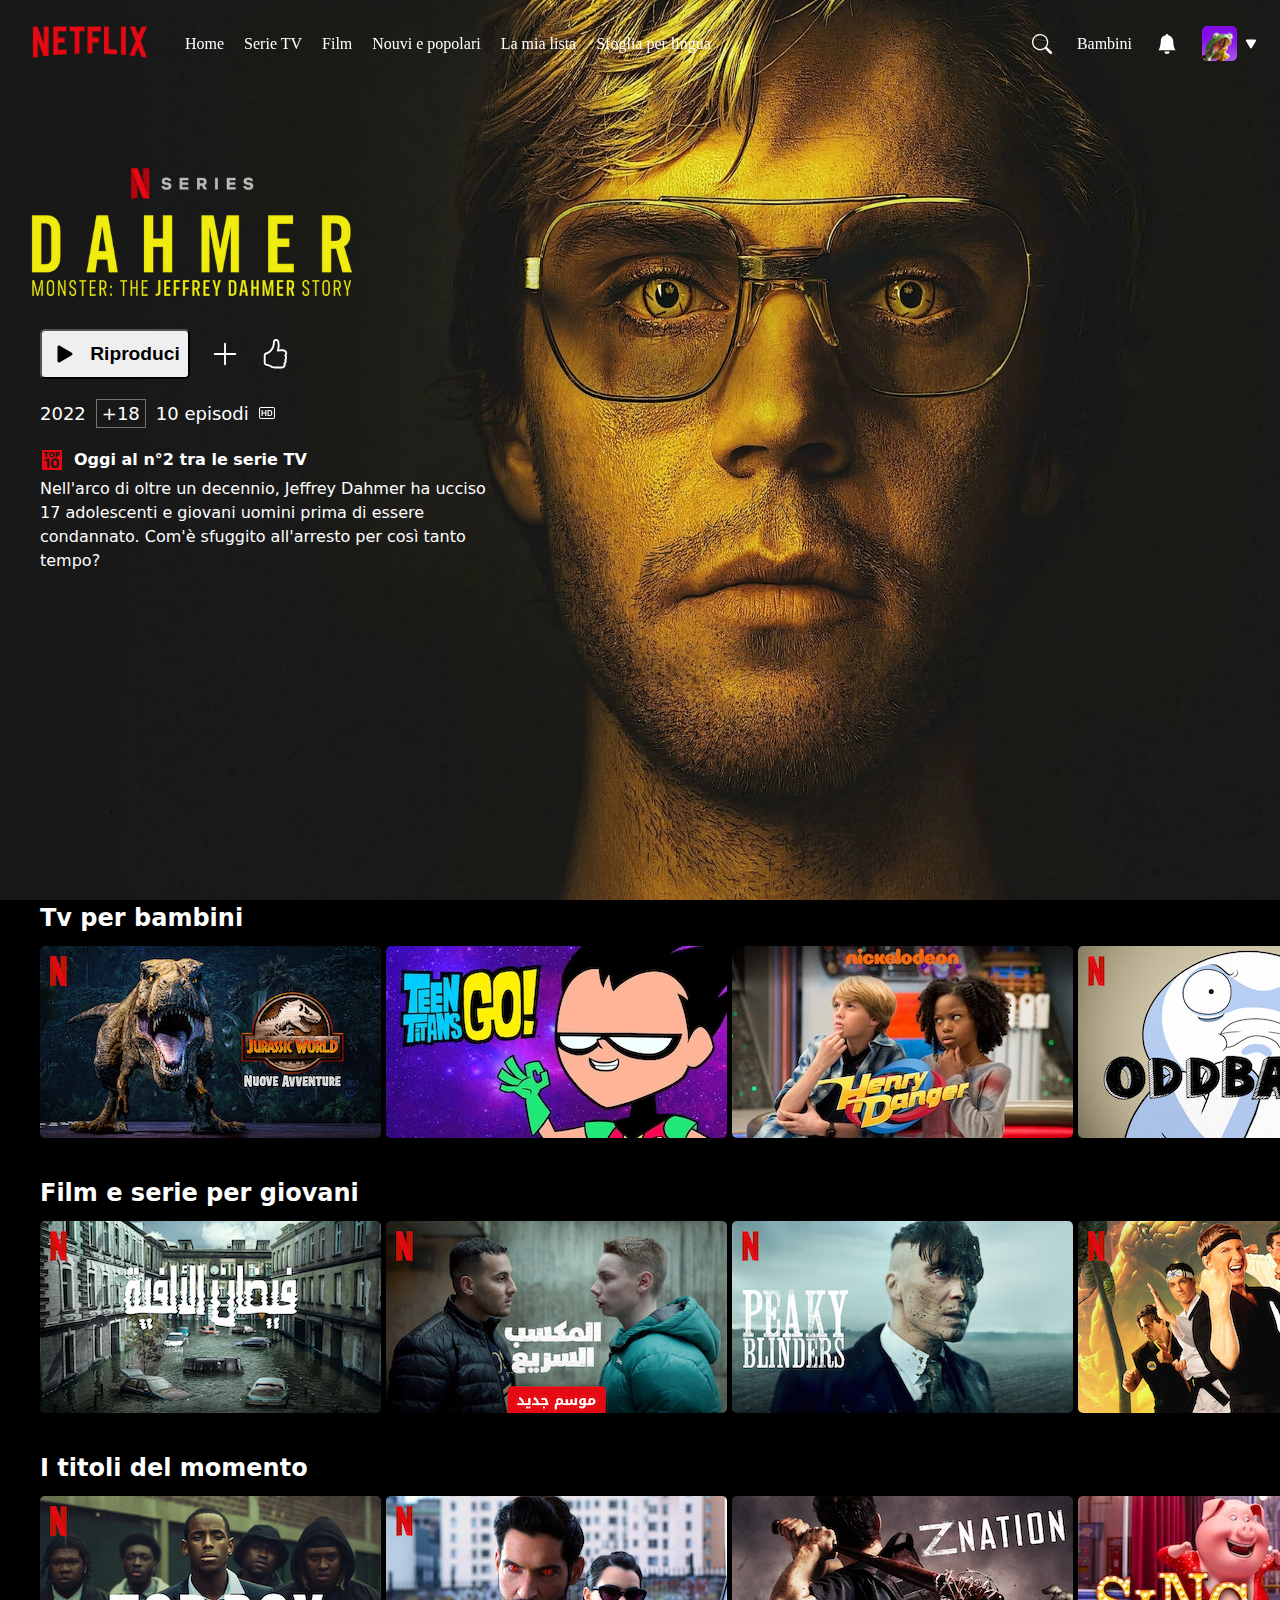
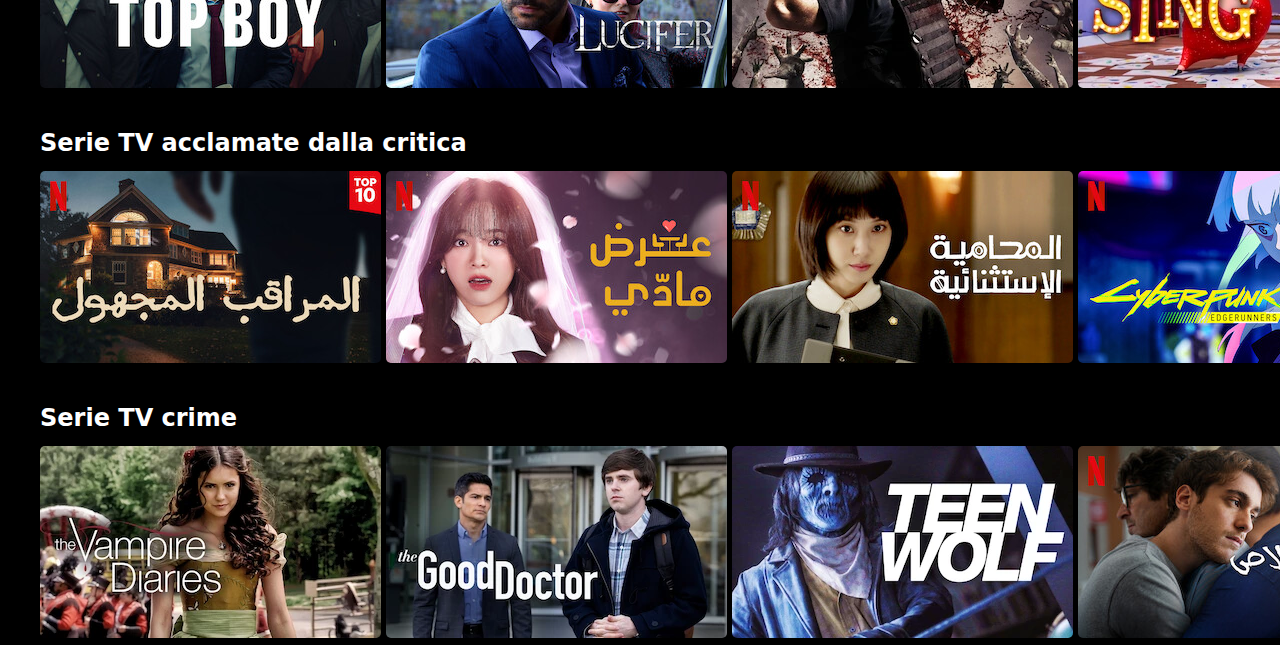
<file: index.html>
<!DOCTYPE html>
<html lang="en">
<head>
    <meta charset="UTF-8">
    <meta http-equiv="X-UA-Compatible" content="IE=edge">
    <meta name="viewport" content="width=device-width, initial-scale=1.0">
    <title>Netflix</title>
    <link rel="stylesheet" href="style.css">
    <link rel="icon" href="./netflix-icon.webp"  width="100%" height="100%" type="image/icon type">
</head>
<body>
    <nav>
        <div class="nav-parent">
        <div class="first-nav">
            <div class="logo">
                <img src="./logo.png" alt="">
            </div>
            <div class="logo-links">
                <ul>
                    <li>
                        <a href="#">Home</a>
                    </li>
                    <li>
                        <a href="./serie.html">Serie TV</a>
                    </li>
                    <li>
                        <a href="#">Film</a>
                    </li>
                    <li>
                        <a href="#">Nouvi e popolari</a>
                    </li>
                    <li>
                        <a href="#">La mia lista</a>
                    </li>
                    <li>
                        <a href="#">Sfoglia per lingua</a>
                    </li>
                </ul>
            </div>
            <div class="other-link">
                <div onclick="showLinks()" style="cursor: pointer;" class="first-item-link" id="sfoglia-parent">Sfoglia <svg id="svg-sfoglia" style="transform: rotate(90deg);" xmlns="http://www.w3.org/2000/svg" width="16" height="16" fill="currentColor" class="bi bi-play-fill" viewBox="0 0 16 16">
                    <path d="m11.596 8.697-6.363 3.692c-.54.313-1.233-.066-1.233-.697V4.308c0-.63.692-1.01 1.233-.696l6.363 3.692a.802.802 0 0 1 0 1.393z"/>
                  </svg></div>

                  <div class="content-links" id="links-other" style="display: none;">
                    <a href="#">Home</a>
                    <a href="./serie.html">Serie TV</a>
                    <a href="#">Film</a>
                    <a href="#">Nouvi e popolari</a>
                    <a href="#">La mia lista</a>
                    <a href="#">Sfoglia per lingua</a>
                  </div>
            </div>
        </div>
        <div class="last-nav">
            <svg class="hide-for-mobile" id="svg-open" onclick="svgOpen()" xmlns="http://www.w3.org/2000/svg" width="16" height="16" fill="currentColor" class="bi bi-search" viewBox="0 0 16 16">
                <path d="M11.742 10.344a6.5 6.5 0 1 0-1.397 1.398h-.001c.03.04.062.078.098.115l3.85 3.85a1 1 0 0 0 1.415-1.414l-3.85-3.85a1.007 1.007 0 0 0-.115-.1zM12 6.5a5.5 5.5 0 1 1-11 0 5.5 5.5 0 0 1 11 0z"/>
              </svg>
              <div class="search-bar" id="search-bar" style="display: none;">
                <input onkeypress="showDelete()" type="text" placeholder="Titoli, persone, generi" autocomplete="off">
                <svg xmlns="http://www.w3.org/2000/svg" width="16" height="16" fill="currentColor" class="bi bi-search" viewBox="0 0 16 16">
                    <path d="M11.742 10.344a6.5 6.5 0 1 0-1.397 1.398h-.001c.03.04.062.078.098.115l3.85 3.85a1 1 0 0 0 1.415-1.414l-3.85-3.85a1.007 1.007 0 0 0-.115-.1zM12 6.5a5.5 5.5 0 1 1-11 0 5.5 5.5 0 0 1 11 0z"/>
                  </svg>
                  <svg id="svg-close" onclick="svgClose()" class="svg-delete"  xmlns="http://www.w3.org/2000/svg" width="16" height="16" fill="currentColor" class="bi bi-x-lg" viewBox="0 0 16 16">
                    <path d="M2.146 2.854a.5.5 0 1 1 .708-.708L8 7.293l5.146-5.147a.5.5 0 0 1 .708.708L8.707 8l5.147 5.146a.5.5 0 0 1-.708.708L8 8.707l-5.146 5.147a.5.5 0 0 1-.708-.708L7.293 8 2.146 2.854Z"/>
                  </svg>
              </div>
              <a class="hide-for-mobile" href="./serie.html">Bambini</a>
              <svg class="hide-for-mobile" xmlns="http://www.w3.org/2000/svg" width="16" height="16" fill="currentColor" class="bi bi-bell-fill" viewBox="0 0 16 16">
                <path d="M8 16a2 2 0 0 0 2-2H6a2 2 0 0 0 2 2zm.995-14.901a1 1 0 1 0-1.99 0A5.002 5.002 0 0 0 3 6c0 1.098-.5 6-2 7h14c-1.5-1-2-5.902-2-7 0-2.42-1.72-4.44-4.005-4.901z"/>
              </svg>
              <div class="nav-profile" id="nav-profile" onclick="showProfile()">
                <img src="./profile-logo.png">
                <svg id="svg-down" style="rotate: 90deg;" xmlns="http://www.w3.org/2000/svg" width="16" height="16" fill="currentColor" class="bi bi-play-fill" viewBox="0 0 16 16">
                    <path d="m11.596 8.697-6.363 3.692c-.54.313-1.233-.066-1.233-.697V4.308c0-.63.692-1.01 1.233-.696l6.363 3.692a.802.802 0 0 1 0 1.393z"/>
                  </svg>

                  <svg id="svg-up" style="rotate: 30deg; display: none;" xmlns="http://www.w3.org/2000/svg" width="16" height="16" fill="currentColor" class="bi bi-play-fill" viewBox="0 0 16 16">
                    <path d="m11.596 8.697-6.363 3.692c-.54.313-1.233-.066-1.233-.697V4.308c0-.63.692-1.01 1.233-.696l6.363 3.692a.802.802 0 0 1 0 1.393z"/>
                  </svg>
              </div>
        </div>
    </div>
    </nav>

    <div class="container">
        <div class="left">
            <img src="./dhamer-title.png">
            <div class="button-play">
                <button><svg xmlns="http://www.w3.org/2000/svg" width="16" height="16" fill="currentColor" class="bi bi-play-fill" viewBox="0 0 16 16">
                    <path d="m11.596 8.697-6.363 3.692c-.54.313-1.233-.066-1.233-.697V4.308c0-.63.692-1.01 1.233-.696l6.363 3.692a.802.802 0 0 1 0 1.393z"/>
                  </svg> Riproduci</button>
                  <svg xmlns="http://www.w3.org/2000/svg" width="16" height="16" fill="currentColor" class="bi bi-plus-lg" viewBox="0 0 16 16">
                    <path fill-rule="evenodd" d="M8 2a.5.5 0 0 1 .5.5v5h5a.5.5 0 0 1 0 1h-5v5a.5.5 0 0 1-1 0v-5h-5a.5.5 0 0 1 0-1h5v-5A.5.5 0 0 1 8 2Z"/>
                  </svg>
                  <svg xmlns="http://www.w3.org/2000/svg" width="16" height="16" fill="currentColor" class="bi bi-hand-thumbs-up" viewBox="0 0 16 16">
                    <path d="M8.864.046C7.908-.193 7.02.53 6.956 1.466c-.072 1.051-.23 2.016-.428 2.59-.125.36-.479 1.013-1.04 1.639-.557.623-1.282 1.178-2.131 1.41C2.685 7.288 2 7.87 2 8.72v4.001c0 .845.682 1.464 1.448 1.545 1.07.114 1.564.415 2.068.723l.048.03c.272.165.578.348.97.484.397.136.861.217 1.466.217h3.5c.937 0 1.599-.477 1.934-1.064a1.86 1.86 0 0 0 .254-.912c0-.152-.023-.312-.077-.464.201-.263.38-.578.488-.901.11-.33.172-.762.004-1.149.069-.13.12-.269.159-.403.077-.27.113-.568.113-.857 0-.288-.036-.585-.113-.856a2.144 2.144 0 0 0-.138-.362 1.9 1.9 0 0 0 .234-1.734c-.206-.592-.682-1.1-1.2-1.272-.847-.282-1.803-.276-2.516-.211a9.84 9.84 0 0 0-.443.05 9.365 9.365 0 0 0-.062-4.509A1.38 1.38 0 0 0 9.125.111L8.864.046zM11.5 14.721H8c-.51 0-.863-.069-1.14-.164-.281-.097-.506-.228-.776-.393l-.04-.024c-.555-.339-1.198-.731-2.49-.868-.333-.036-.554-.29-.554-.55V8.72c0-.254.226-.543.62-.65 1.095-.3 1.977-.996 2.614-1.708.635-.71 1.064-1.475 1.238-1.978.243-.7.407-1.768.482-2.85.025-.362.36-.594.667-.518l.262.066c.16.04.258.143.288.255a8.34 8.34 0 0 1-.145 4.725.5.5 0 0 0 .595.644l.003-.001.014-.003.058-.014a8.908 8.908 0 0 1 1.036-.157c.663-.06 1.457-.054 2.11.164.175.058.45.3.57.65.107.308.087.67-.266 1.022l-.353.353.353.354c.043.043.105.141.154.315.048.167.075.37.075.581 0 .212-.027.414-.075.582-.05.174-.111.272-.154.315l-.353.353.353.354c.047.047.109.177.005.488a2.224 2.224 0 0 1-.505.805l-.353.353.353.354c.006.005.041.05.041.17a.866.866 0 0 1-.121.416c-.165.288-.503.56-1.066.56z"/>
                  </svg>
            </div>
            <div class="serie-info">
                <div class="serie-info-1">
                    <p>2022</p>
                    <p>+18</p>
                    <p>10 episodi</p>
                    <svg xmlns="http://www.w3.org/2000/svg" width="16" height="16" fill="currentColor" class="bi bi-badge-hd" viewBox="0 0 16 16">
                        <path d="M7.396 11V5.001H6.209v2.44H3.687V5H2.5v6h1.187V8.43h2.522V11h1.187zM8.5 5.001V11h2.188c1.811 0 2.685-1.107 2.685-3.015 0-1.894-.86-2.984-2.684-2.984H8.5zm1.187.967h.843c1.112 0 1.622.686 1.622 2.04 0 1.353-.505 2.02-1.622 2.02h-.843v-4.06z"/>
                        <path d="M14 3a1 1 0 0 1 1 1v8a1 1 0 0 1-1 1H2a1 1 0 0 1-1-1V4a1 1 0 0 1 1-1h12zM2 2a2 2 0 0 0-2 2v8a2 2 0 0 0 2 2h12a2 2 0 0 0 2-2V4a2 2 0 0 0-2-2H2z"/>
                      </svg>
                </div>
                <div class="serie-info-2">
                    <div class="serie-info-2-top">
                        <svg width="24" height="24" viewBox="0 0 24 24" fill="none" xmlns="http://www.w3.org/2000/svg" class="svg-icon svg-icon-top-10-badge" style="color: rgb(229, 9, 20);"><path fill-rule="evenodd" clip-rule="evenodd" d="M3 2C2.44772 2 2 2.44772 2 3V21C2 21.5523 2.44772 22 3 22H21C21.5523 22 22 21.5523 22 21V3C22 2.44772 21.5523 2 21 2H3ZM17.2299 10.8934C16.6125 10.4971 15.8913 10.2996 15.0673 10.2996C14.2444 10.2996 13.5231 10.4971 12.9056 10.8934C12.2881 11.2905 11.8114 11.8536 11.4762 12.5839C11.1411 13.3149 10.9735 14.1695 10.9735 15.1493C10.9735 16.1383 11.1411 16.9957 11.4762 17.7221C11.8114 18.4478 12.2881 19.0091 12.9056 19.4052C13.5231 19.8014 14.2444 20 15.0673 20C15.8913 20 16.6125 19.8014 17.2299 19.4052C17.8475 19.0091 18.3242 18.4478 18.6594 17.7221C18.9945 16.9957 19.1612 16.1383 19.1612 15.1493C19.1612 14.1695 18.9945 13.3149 18.6594 12.5839C18.3242 11.8536 17.8475 11.2905 17.2299 10.8934ZM9.47922 19.7994V10.3263L4.92658 11.4351V13.2656L7.20991 12.6774V19.7994H9.47922ZM13.7606 12.9513C14.0767 12.4298 14.5117 12.1701 15.0673 12.1701C15.6239 12.1701 16.0589 12.4298 16.3751 12.9513C16.6913 13.4718 16.8489 14.2058 16.8489 15.1493C16.8489 16.0938 16.6913 16.8268 16.3751 17.3473C16.0589 17.8688 15.6239 18.1296 15.0673 18.1296C14.5117 18.1296 14.0767 17.8688 13.7606 17.3473C13.4442 16.8268 13.2868 16.0938 13.2868 15.1493C13.2868 14.2058 13.4442 13.4718 13.7606 12.9513ZM13.0737 4.19939C12.7285 4.06677 12.3485 4 11.9344 4C11.5194 4 11.1405 4.06677 10.7952 4.19939C10.4521 4.33122 10.1518 4.51771 9.89848 4.75622C9.64404 4.99367 9.44963 5.27379 9.312 5.59396C9.17437 5.91504 9.10556 6.26299 9.10556 6.63872C9.10556 7.01446 9.17437 7.36241 9.312 7.68349C9.44963 8.00352 9.64404 8.28286 9.89848 8.52136C10.1518 8.75974 10.4521 8.9453 10.7952 9.07792C11.1405 9.20976 11.5194 9.27745 11.9344 9.27745C12.3485 9.27745 12.7285 9.20976 13.0737 9.07792C13.4168 8.9453 13.7161 8.75974 13.9704 8.52136C14.2239 8.28286 14.4194 8.00352 14.557 7.68349C14.6947 7.36241 14.7635 7.01446 14.7635 6.63872C14.7635 6.26299 14.6947 5.91504 14.557 5.59396C14.4194 5.27379 14.2239 4.99367 13.9704 4.75622C13.7161 4.51771 13.4168 4.33122 13.0737 4.19939ZM8.75526 5.30869V4.12288H4V5.30869H5.63894V9.15457H7.11632V5.30869H8.75526ZM18.9904 4.3469C18.6683 4.19847 18.2893 4.12327 17.8484 4.12327H15.5101V9.15392H16.9855V7.70838H17.8484C18.2893 7.70838 18.6683 7.63318 18.9904 7.48384C19.3117 7.33541 19.5601 7.12483 19.7366 6.85484C19.9132 6.58578 20 6.26931 20 5.90845C20 5.55682 19.9132 5.24587 19.7366 4.97602C19.5601 4.70683 19.3117 4.49624 18.9904 4.3469ZM11.2392 5.39166C11.4387 5.27379 11.6701 5.21545 11.9344 5.21545C12.1988 5.21545 12.4302 5.27379 12.6297 5.39166C12.8292 5.50954 12.9849 5.67653 13.0955 5.89001C13.2072 6.10521 13.2632 6.35386 13.2632 6.63872C13.2632 6.92267 13.2072 7.17224 13.0955 7.38651C12.9849 7.60092 12.8292 7.76791 12.6297 7.88565C12.4302 8.00352 12.1988 8.062 11.9344 8.062C11.6701 8.062 11.4387 8.00352 11.2392 7.88565C11.0397 7.76791 10.8841 7.60092 10.7724 7.38651C10.6617 7.17224 10.6057 6.92267 10.6057 6.63872C10.6057 6.35386 10.6617 6.10521 10.7724 5.89001C10.8841 5.67653 11.0397 5.50954 11.2392 5.39166ZM16.9855 5.27195H17.6149C17.9252 5.27195 18.1515 5.32845 18.2913 5.43895C18.4309 5.54931 18.5017 5.70616 18.5017 5.90845C18.5017 6.11535 18.4309 6.27589 18.2913 6.38902C18.1515 6.50228 17.9252 6.55878 17.6149 6.55878H16.9855V5.27195Z" fill="currentColor"></path></svg>
                        <p>Oggi al n°2 tra le serie TV</p>
                    </div>
                    <p class="serie-info-p">Nell'arco di oltre un decennio, Jeffrey Dahmer ha ucciso 17 adolescenti e giovani uomini prima di essere condannato. Com'è sfuggito all'arresto per così tanto tempo?</p>
                </div>
            </div>

        </div>
        <!-- end left div-->
    </div>
    <div class="other-series">
        <h2>Tv per bambini</h2>
        <div class="serie-imagini-container">
        <div class="serie-altri">
            <img src="./serie/jurasic.jpg">
        </div>
        <div class="serie-altri">
            <img src="./serie/teen.webp">
        </div>
        <div class="serie-altri">
            <img src="./serie/henrydanger.webp">
        </div>
        <div class="serie-altri">
            <img src="./serie/odd.jpg">
        </div>
        <div class="serie-altri">
            <img src="./serie/pokimon.webp">
        </div>
        <div class="serie-altri">
            <img src="./serie/sponge.webp">
        </div>
        <div class="serie-altri">
            <img src="./serie/yhunder.webp">
        </div>
        <div class="serie-altri">
            <img src="./serie/teen.webp">
        </div>
        </div>
    </div>

    <div class="other-series">
        <h2>Film e serie per giovani</h2>
        <div class="serie-imagini-container">
        <div class="serie-altri">
            <img src="./serie/arabic-1.jpg">
        </div>
        <div class="serie-altri">
            <img src="./serie/arabic-2.jpg">
        </div>
        <div class="serie-altri">
            <img src="./serie/arabic-3.jpg">
        </div>
        <div class="serie-altri">
            <img src="./serie/arabic-4.jpg">
        </div>
        <div class="serie-altri">
            <img src="./serie/arabic-5.jpg">
        </div>
        <div class="serie-altri">
            <img src="./serie/arabic-6.webp">
        </div>
        <div class="serie-altri">
            <img src="./serie/arabic-7.jpg">
        </div>
        <div class="serie-altri">
            <img src="./serie/arabic-8.jpg">
        </div>
        </div>
    </div>

    <div class="other-series">
        <h2>I titoli del momento</h2>
        <div class="serie-imagini-container">
        <div class="serie-altri">
            <img src="./serie/serie-1.jpg">
        </div>
        <div class="serie-altri">
            <img src="./serie/serie-2.jpg">
        </div>
        <div class="serie-altri">
            <img src="./serie/serie-3.webp">
        </div>
        <div class="serie-altri">
            <img src="./serie/serie-4.webp">
        </div>
        <div class="serie-altri">
            <img src="./serie/serie-5.webp">
        </div>
        <div class="serie-altri">
            <img src="./serie/serie-6.jpg">
        </div>
        <div class="serie-altri">
            <img src="./serie/serie-7.webp">
        </div>
        <div class="serie-altri">
            <img src="./serie/serie-8.jpg">
        </div>
        </div>
    </div>

    <div class="other-series">
        <h2>Serie TV acclamate dalla critica</h2>
        <div class="serie-imagini-container">
        <div class="serie-altri">
            <img src="./serie/new-1.jpg">
        </div>
        <div class="serie-altri">
            <img src="./serie/new-2.jpg">
        </div>
        <div class="serie-altri">
            <img src="./serie/new-3.jpg">
        </div>
        <div class="serie-altri">
            <img src="./serie/new-4.jpg">
        </div>
        <div class="serie-altri">
            <img src="./serie/new-5.webp">
        </div>
        <div class="serie-altri">
            <img src="./serie/new-6.jpg">
        </div>
        <div class="serie-altri">
            <img src="./serie/new-7.jpg">
        </div>
        <div class="serie-altri">
            <img src="./serie/new-8.jpg">
        </div>
        </div>
    </div>
    <div class="other-series">
        <h2>Serie TV crime</h2>
        <div class="serie-imagini-container">
        <div class="serie-altri">
            <img src="./serie/old-1.webp">
        </div>
        <div class="serie-altri">
            <img src="./serie/old-2.webp">
        </div>
        <div class="serie-altri">
            <img src="./serie/old-3.webp">
        </div>
        <div class="serie-altri">
            <img src="./serie/old-4.jpg">
        </div>
        <div class="serie-altri">
            <img src="./serie/old-5.webp">
        </div>
        <div class="serie-altri">
            <img src="./serie/old-6.webp">
        </div>
        <div class="serie-altri">
            <img src="./serie/old-7.jpg">
        </div>
        <div class="serie-altri">
            <img src="./serie/old-8.jpg">
        </div>
        </div>
    </div>

        <img class="loading" id="loading" src="./loading.gif" >

        <div class="account-info" id="proflie-menu" style="display: none;">
            <div class="account-details">
                <div class="account-item">
                    <img src="./profile-1.png">
                    <p>Yassine</p>
                </div>
                <div class="account-item">
                    <img src="./proflie-2.png">
                    <p>Sara</p>
                </div>
                <div class="account-item">
                    <img src="./proflie-3.png">
                    <p>Adam</p>
                </div>
                <div class="linea"></div>
                <div class="account-item">
                    <svg xmlns="http://www.w3.org/2000/svg" width="16" height="16" fill="currentColor" class="bi bi-pencil" viewBox="0 0 16 16">
                        <path d="M12.146.146a.5.5 0 0 1 .708 0l3 3a.5.5 0 0 1 0 .708l-10 10a.5.5 0 0 1-.168.11l-5 2a.5.5 0 0 1-.65-.65l2-5a.5.5 0 0 1 .11-.168l10-10zM11.207 2.5 13.5 4.793 14.793 3.5 12.5 1.207 11.207 2.5zm1.586 3L10.5 3.207 4 9.707V10h.5a.5.5 0 0 1 .5.5v.5h.5a.5.5 0 0 1 .5.5v.5h.293l6.5-6.5zm-9.761 5.175-.106.106-1.528 3.821 3.821-1.528.106-.106A.5.5 0 0 1 5 12.5V12h-.5a.5.5 0 0 1-.5-.5V11h-.5a.5.5 0 0 1-.468-.325z"/>
                      </svg>
                    <p>Gestici i profili</p>
                </div>
                <div class="account-item">
                    <svg xmlns="http://www.w3.org/2000/svg" width="16" height="16" fill="currentColor" class="bi bi-arrow-clockwise" viewBox="0 0 16 16">
                        <path fill-rule="evenodd" d="M8 3a5 5 0 1 0 4.546 2.914.5.5 0 0 1 .908-.417A6 6 0 1 1 8 2v1z"/>
                        <path d="M8 4.466V.534a.25.25 0 0 1 .41-.192l2.36 1.966c.12.1.12.284 0 .384L8.41 4.658A.25.25 0 0 1 8 4.466z"/>
                      </svg>
                    <p>Trasferici profilo</p>
                </div>
                <div class="account-item">
                    <svg xmlns="http://www.w3.org/2000/svg" width="16" height="16" fill="currentColor" class="bi bi-person" viewBox="0 0 16 16">
                        <path d="M8 8a3 3 0 1 0 0-6 3 3 0 0 0 0 6zm2-3a2 2 0 1 1-4 0 2 2 0 0 1 4 0zm4 8c0 1-1 1-1 1H3s-1 0-1-1 1-4 6-4 6 3 6 4zm-1-.004c-.001-.246-.154-.986-.832-1.664C11.516 10.68 10.289 10 8 10c-2.29 0-3.516.68-4.168 1.332-.678.678-.83 1.418-.832 1.664h10z"/>
                      </svg>
                    <p>Account</p>
                </div>
                <div class="account-item">
                    <svg xmlns="http://www.w3.org/2000/svg" width="16" height="16" fill="currentColor" class="bi bi-question-circle" viewBox="0 0 16 16">
                        <path d="M8 15A7 7 0 1 1 8 1a7 7 0 0 1 0 14zm0 1A8 8 0 1 0 8 0a8 8 0 0 0 0 16z"/>
                        <path d="M5.255 5.786a.237.237 0 0 0 .241.247h.825c.138 0 .248-.113.266-.25.09-.656.54-1.134 1.342-1.134.686 0 1.314.343 1.314 1.168 0 .635-.374.927-.965 1.371-.673.489-1.206 1.06-1.168 1.987l.003.217a.25.25 0 0 0 .25.246h.811a.25.25 0 0 0 .25-.25v-.105c0-.718.273-.927 1.01-1.486.609-.463 1.244-.977 1.244-2.056 0-1.511-1.276-2.241-2.673-2.241-1.267 0-2.655.59-2.75 2.286zm1.557 5.763c0 .533.425.927 1.01.927.609 0 1.028-.394 1.028-.927 0-.552-.42-.94-1.029-.94-.584 0-1.009.388-1.009.94z"/>
                      </svg>
                    <p>Centro assistenza</p>
                </div>
                <div class="linea"></div>
                <div class="log-out">
                    <a href="./login.html">Esci da Netflix</a>
                </div>
            </div>
        </div>
</body>
<script src="./main.js"></script>
</html>
</file>
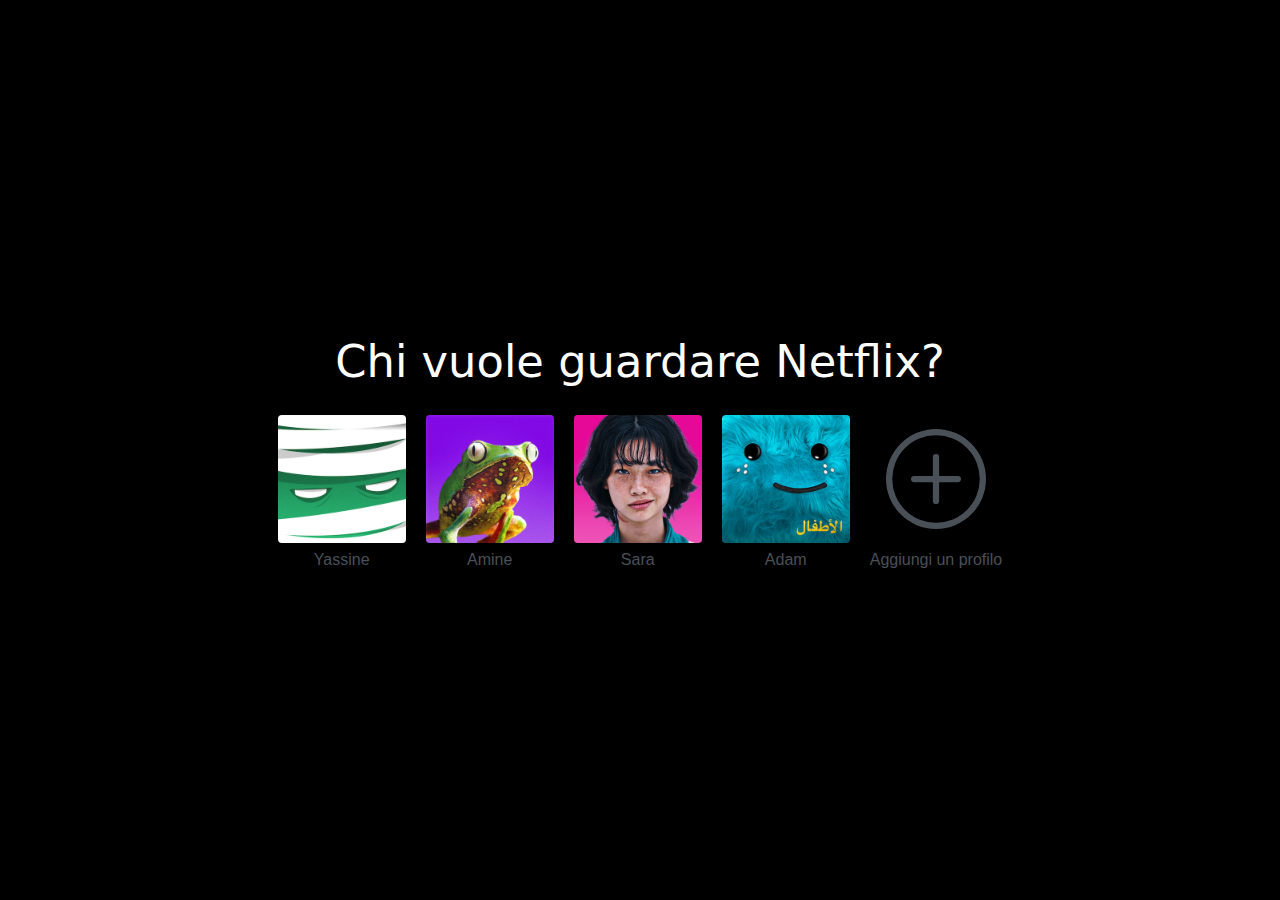
<file: login.html>
<!DOCTYPE html>
<html lang="en">
<head>
    <meta charset="UTF-8">
    <meta http-equiv="X-UA-Compatible" content="IE=edge">
    <meta name="viewport" content="width=device-width, initial-scale=1.0">
    <title>Netflix</title>
    <link rel="stylesheet" href="style.css">
    <link rel="icon" href="./netflix-icon.webp"  width="100%" height="100%" type="image/icon type">
</head>
<body>
<div class="login-container profile-all">  
    <h1>Chi vuole guardare Netflix?</h1>
    <div class="profile-login profile-all"> 
        <div class="profile-1">
            <img src="./profile/proflie-1.png">
            <p>Yassine</p>
        </div>
        <div class="profile-1 profile-all">
            <img src="./profile/profile-2.png">
            <p>Amine</p>
        </div>
        <div class="profile-1 profile-all">
            <img src="./profile/profile-3.png">
            <p>Sara</p>
        </div>
        <div class="profile-1 profile-all">
            <img src="./profile/profile-4.png">
            <p>Adam</p>
        </div>
        <div class="profile-1 profile-all svg-profile">
            <svg xmlns="http://www.w3.org/2000/svg" width="16" height="16" fill="currentColor" class="bi bi-plus-circle" viewBox="0 0 16 16">
                <path d="M8 15A7 7 0 1 1 8 1a7 7 0 0 1 0 14zm0 1A8 8 0 1 0 8 0a8 8 0 0 0 0 16z"/>
                <path d="M8 4a.5.5 0 0 1 .5.5v3h3a.5.5 0 0 1 0 1h-3v3a.5.5 0 0 1-1 0v-3h-3a.5.5 0 0 1 0-1h3v-3A.5.5 0 0 1 8 4z"/>
              </svg>
            <p>Aggiungi un profilo</p>
        </div>
    </div>
</div>
<div class="loader" style="display: none;" id="loader"> 
    <img src="./loader.gif">
</div>
</body>
<script src="./main.js"></script>
</html>
</file>
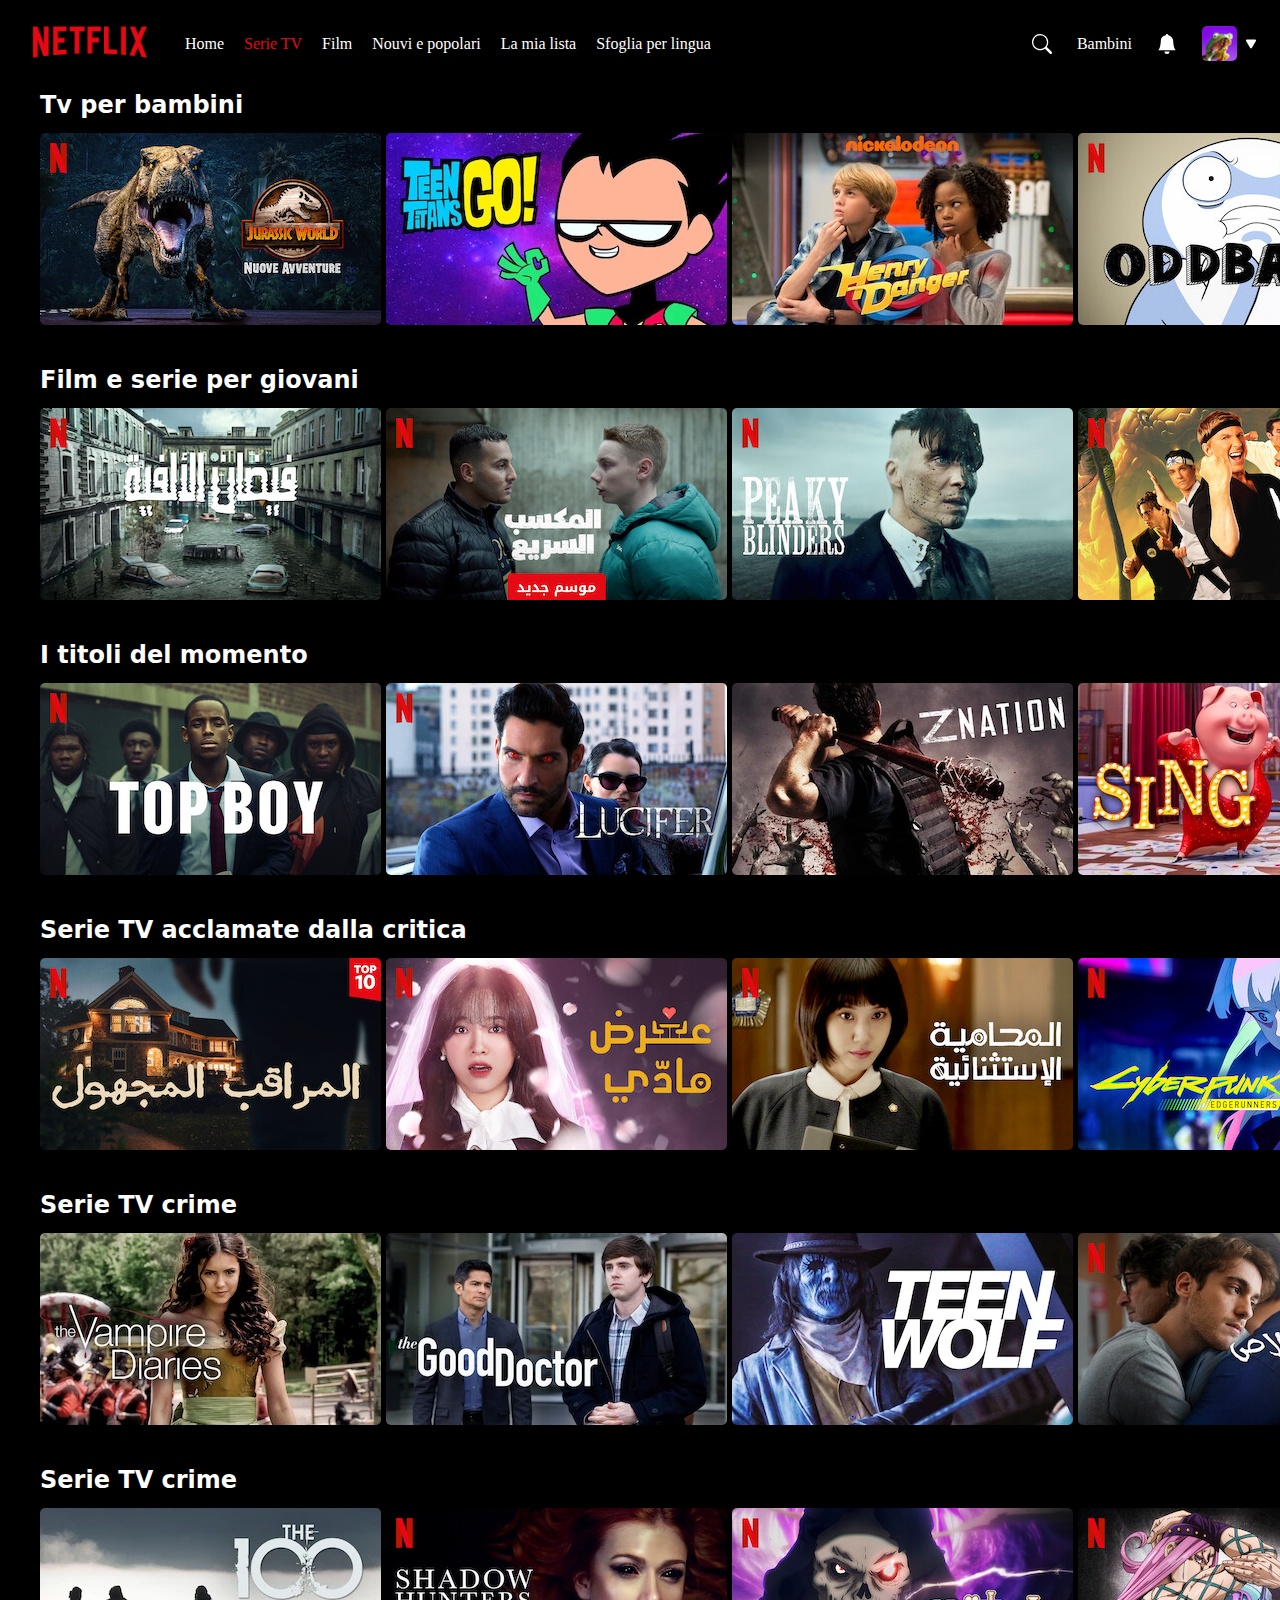
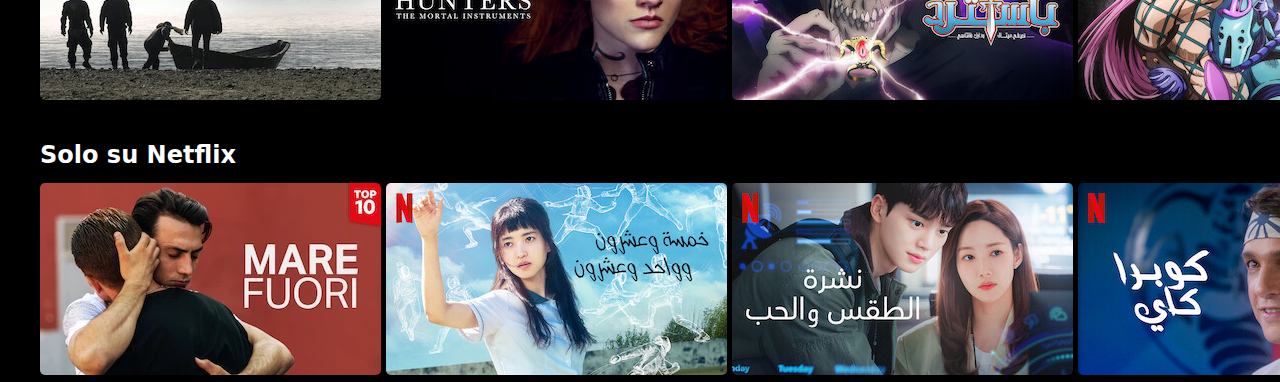
<file: serie.html>
<!DOCTYPE html>
<html lang="en">
<head>
    <meta charset="UTF-8">
    <meta http-equiv="X-UA-Compatible" content="IE=edge">
    <meta name="viewport" content="width=device-width, initial-scale=1.0">
    <title>Netflix</title>
    <link rel="stylesheet" href="style.css">
    <link rel="icon" href="./netflix-icon.webp"  width="100%" height="100%" type="image/icon type">
</head>
<body>
    <nav style="position: relative;">
        <div class="nav-parent">
        <div class="first-nav">
            <div class="logo">
                <img src="./logo.png" alt="">
            </div>
            <div class="logo-links">
                <ul>
                    <li>
                        <a href="./index.html">Home</a>
                    </li>
                    <li >
                        <a style="color: #e50914;" href="#">Serie TV</a>
                    </li>
                    <li>
                        <a href="#">Film</a>
                    </li>
                    <li>
                        <a href="#">Nouvi e popolari</a>
                    </li>
                    <li>
                        <a href="#">La mia lista</a>
                    </li>
                    <li>
                        <a href="#">Sfoglia per lingua</a>
                    </li>
                </ul>
            </div>
            <div class="other-link">
                <div onclick="showLinks()" style="cursor: pointer;" class="first-item-link" id="sfoglia-parent">Sfoglia <svg id="svg-sfoglia" style="transform: rotate(90deg);" xmlns="http://www.w3.org/2000/svg" width="16" height="16" fill="currentColor" class="bi bi-play-fill" viewBox="0 0 16 16">
                    <path d="m11.596 8.697-6.363 3.692c-.54.313-1.233-.066-1.233-.697V4.308c0-.63.692-1.01 1.233-.696l6.363 3.692a.802.802 0 0 1 0 1.393z"/>
                  </svg></div>

                  <div class="content-links" id="links-other" style="display: none;">
                    <a href="./index.html">Home</a>
                    <a href="./serie.html">Serie TV</a>
                    <a href="#">Film</a>
                    <a href="#">Nouvi e popolari</a>
                    <a href="#">La mia lista</a>
                    <a href="#">Sfoglia per lingua</a>
                  </div>
            </div>
        </div>
        <div class="last-nav">
            <svg class="hide-for-mobile" id="svg-open" onclick="svgOpen()" xmlns="http://www.w3.org/2000/svg" width="16" height="16" fill="currentColor" class="bi bi-search" viewBox="0 0 16 16">
                <path d="M11.742 10.344a6.5 6.5 0 1 0-1.397 1.398h-.001c.03.04.062.078.098.115l3.85 3.85a1 1 0 0 0 1.415-1.414l-3.85-3.85a1.007 1.007 0 0 0-.115-.1zM12 6.5a5.5 5.5 0 1 1-11 0 5.5 5.5 0 0 1 11 0z"/>
              </svg>
              <div class="search-bar" id="search-bar" style="display: none;">
                <input onkeypress="showDelete()" type="text" placeholder="Titoli, persone, generi" autocomplete="off">
                <svg xmlns="http://www.w3.org/2000/svg" width="16" height="16" fill="currentColor" class="bi bi-search" viewBox="0 0 16 16">
                    <path d="M11.742 10.344a6.5 6.5 0 1 0-1.397 1.398h-.001c.03.04.062.078.098.115l3.85 3.85a1 1 0 0 0 1.415-1.414l-3.85-3.85a1.007 1.007 0 0 0-.115-.1zM12 6.5a5.5 5.5 0 1 1-11 0 5.5 5.5 0 0 1 11 0z"/>
                  </svg>
                  <svg id="svg-close" onclick="svgClose()" class="svg-delete"  xmlns="http://www.w3.org/2000/svg" width="16" height="16" fill="currentColor" class="bi bi-x-lg" viewBox="0 0 16 16">
                    <path d="M2.146 2.854a.5.5 0 1 1 .708-.708L8 7.293l5.146-5.147a.5.5 0 0 1 .708.708L8.707 8l5.147 5.146a.5.5 0 0 1-.708.708L8 8.707l-5.146 5.147a.5.5 0 0 1-.708-.708L7.293 8 2.146 2.854Z"/>
                  </svg>
              </div>
              <a class="hide-for-mobile" href="./serie.html">Bambini</a>
              <svg class="hide-for-mobile" xmlns="http://www.w3.org/2000/svg" width="16" height="16" fill="currentColor" class="bi bi-bell-fill" viewBox="0 0 16 16">
                <path d="M8 16a2 2 0 0 0 2-2H6a2 2 0 0 0 2 2zm.995-14.901a1 1 0 1 0-1.99 0A5.002 5.002 0 0 0 3 6c0 1.098-.5 6-2 7h14c-1.5-1-2-5.902-2-7 0-2.42-1.72-4.44-4.005-4.901z"/>
              </svg>
              <div class="nav-profile" id="nav-profile" onclick="showProfile()">
                <img src="./profile-logo.png">
                <svg id="svg-down" style="rotate: 90deg;" xmlns="http://www.w3.org/2000/svg" width="16" height="16" fill="currentColor" class="bi bi-play-fill" viewBox="0 0 16 16">
                    <path d="m11.596 8.697-6.363 3.692c-.54.313-1.233-.066-1.233-.697V4.308c0-.63.692-1.01 1.233-.696l6.363 3.692a.802.802 0 0 1 0 1.393z"/>
                  </svg>

                  <svg id="svg-up" style="rotate: 30deg; display: none;" xmlns="http://www.w3.org/2000/svg" width="16" height="16" fill="currentColor" class="bi bi-play-fill" viewBox="0 0 16 16">
                    <path d="m11.596 8.697-6.363 3.692c-.54.313-1.233-.066-1.233-.697V4.308c0-.63.692-1.01 1.233-.696l6.363 3.692a.802.802 0 0 1 0 1.393z"/>
                  </svg>
              </div>
        </div>
    </div>
    </nav>
    <div class="other-series">
        <h2>Tv per bambini</h2>
        <div class="serie-imagini-container">
        <div class="serie-altri">
            <img src="./serie/jurasic.jpg">
        </div>
        <div class="serie-altri">
            <img src="./serie/teen.webp">
        </div>
        <div class="serie-altri">
            <img src="./serie/henrydanger.webp">
        </div>
        <div class="serie-altri">
            <img src="./serie/odd.jpg">
        </div>
        <div class="serie-altri">
            <img src="./serie/pokimon.webp">
        </div>
        <div class="serie-altri">
            <img src="./serie/sponge.webp">
        </div>
        <div class="serie-altri">
            <img src="./serie/yhunder.webp">
        </div>
        <div class="serie-altri">
            <img src="./serie/teen.webp">
        </div>
        </div>
    </div>

    <div class="other-series">
        <h2>Film e serie per giovani</h2>
        <div class="serie-imagini-container">
        <div class="serie-altri">
            <img src="./serie/arabic-1.jpg">
        </div>
        <div class="serie-altri">
            <img src="./serie/arabic-2.jpg">
        </div>
        <div class="serie-altri">
            <img src="./serie/arabic-3.jpg">
        </div>
        <div class="serie-altri">
            <img src="./serie/arabic-4.jpg">
        </div>
        <div class="serie-altri">
            <img src="./serie/arabic-5.jpg">
        </div>
        <div class="serie-altri">
            <img src="./serie/arabic-6.webp">
        </div>
        <div class="serie-altri">
            <img src="./serie/arabic-7.jpg">
        </div>
        <div class="serie-altri">
            <img src="./serie/arabic-8.jpg">
        </div>
        </div>
    </div>

    <div class="other-series">
        <h2>I titoli del momento</h2>
        <div class="serie-imagini-container">
        <div class="serie-altri">
            <img src="./serie/serie-1.jpg">
        </div>
        <div class="serie-altri">
            <img src="./serie/serie-2.jpg">
        </div>
        <div class="serie-altri">
            <img src="./serie/serie-3.webp">
        </div>
        <div class="serie-altri">
            <img src="./serie/serie-4.webp">
        </div>
        <div class="serie-altri">
            <img src="./serie/serie-5.webp">
        </div>
        <div class="serie-altri">
            <img src="./serie/serie-6.jpg">
        </div>
        <div class="serie-altri">
            <img src="./serie/serie-7.webp">
        </div>
        <div class="serie-altri">
            <img src="./serie/serie-8.jpg">
        </div>
        </div>
    </div>

    <div class="other-series">
        <h2>Serie TV acclamate dalla critica</h2>
        <div class="serie-imagini-container">
        <div class="serie-altri">
            <img src="./serie/new-1.jpg">
        </div>
        <div class="serie-altri">
            <img src="./serie/new-2.jpg">
        </div>
        <div class="serie-altri">
            <img src="./serie/new-3.jpg">
        </div>
        <div class="serie-altri">
            <img src="./serie/new-4.jpg">
        </div>
        <div class="serie-altri">
            <img src="./serie/new-5.webp">
        </div>
        <div class="serie-altri">
            <img src="./serie/new-6.jpg">
        </div>
        <div class="serie-altri">
            <img src="./serie/new-7.jpg">
        </div>
        <div class="serie-altri">
            <img src="./serie/new-8.jpg">
        </div>
        </div>
    </div>
    <div class="other-series">
        <h2>Serie TV crime</h2>
        <div class="serie-imagini-container">
        <div class="serie-altri">
            <img src="./serie/old-1.webp">
        </div>
        <div class="serie-altri">
            <img src="./serie/old-2.webp">
        </div>
        <div class="serie-altri">
            <img src="./serie/old-3.webp">
        </div>
        <div class="serie-altri">
            <img src="./serie/old-4.jpg">
        </div>
        <div class="serie-altri">
            <img src="./serie/old-5.webp">
        </div>
        <div class="serie-altri">
            <img src="./serie/old-6.webp">
        </div>
        <div class="serie-altri">
            <img src="./serie/old-7.jpg">
        </div>
        <div class="serie-altri">
            <img src="./serie/old-8.jpg">
        </div>
        </div>
    </div>
    <div class="other-series">
        <h2>Serie TV crime</h2>
        <div class="serie-imagini-container">
        <div class="serie-altri">
            <img src="./serie/watch-1.webp">
        </div>
        <div class="serie-altri">
            <img src="./serie/watch-2.jpg">
        </div>
        <div class="serie-altri">
            <img src="./serie/watch-4.jpg">
        </div>
        <div class="serie-altri">
            <img src="./serie/watch-5.jpg">
        </div>
        <div class="serie-altri">
            <img src="./serie/watch-6.jpg">
        </div>
        <div class="serie-altri">
            <img src="./serie/watch-7.jpg">
        </div>
        <div class="serie-altri">
            <img src="./serie/watch-3.jpg">
        </div>
        <div class="serie-altri">
            <img src="./serie/watch-8.webp">
        </div>
        </div>
    </div>
    <div class="other-series">
        <h2>Solo su Netflix</h2>
        <div class="serie-imagini-container">
        <div class="serie-altri">
            <img src="./serie/coming-1.webp">
        </div>
        <div class="serie-altri">
            <img src="./serie/coming-2.webp">
        </div>
        <div class="serie-altri">
            <img src="./serie/coming-3.jpg">
        </div>
        <div class="serie-altri">
            <img src="./serie/coming-4.jpg">
        </div>
        <div class="serie-altri">
            <img src="./serie/coming-5.webp">
        </div>
        <div class="serie-altri">
            <img src="./serie/coming-6.jpg">
        </div>
        <div class="serie-altri">
            <img src="./serie/coming-7.jpg">
        </div>
        <div class="serie-altri">
            <img src="./serie/coming-8.webp">
        </div>
        </div>
    </div>
    <div class="account-info" id="proflie-menu" style="display: none;">
        <div class="account-details">
            <div class="account-item">
                <img src="./profile-1.png">
                <p>Yassine</p>
            </div>
            <div class="account-item">
                <img src="./proflie-2.png">
                <p>Sara</p>
            </div>
            <div class="account-item">
                <img src="./proflie-3.png">
                <p>Adam</p>
            </div>
            <div class="linea"></div>
            <div class="account-item">
                <svg xmlns="http://www.w3.org/2000/svg" width="16" height="16" fill="currentColor" class="bi bi-pencil" viewBox="0 0 16 16">
                    <path d="M12.146.146a.5.5 0 0 1 .708 0l3 3a.5.5 0 0 1 0 .708l-10 10a.5.5 0 0 1-.168.11l-5 2a.5.5 0 0 1-.65-.65l2-5a.5.5 0 0 1 .11-.168l10-10zM11.207 2.5 13.5 4.793 14.793 3.5 12.5 1.207 11.207 2.5zm1.586 3L10.5 3.207 4 9.707V10h.5a.5.5 0 0 1 .5.5v.5h.5a.5.5 0 0 1 .5.5v.5h.293l6.5-6.5zm-9.761 5.175-.106.106-1.528 3.821 3.821-1.528.106-.106A.5.5 0 0 1 5 12.5V12h-.5a.5.5 0 0 1-.5-.5V11h-.5a.5.5 0 0 1-.468-.325z"/>
                  </svg>
                <p>Gestici i profili</p>
            </div>
            <div class="account-item">
                <svg xmlns="http://www.w3.org/2000/svg" width="16" height="16" fill="currentColor" class="bi bi-arrow-clockwise" viewBox="0 0 16 16">
                    <path fill-rule="evenodd" d="M8 3a5 5 0 1 0 4.546 2.914.5.5 0 0 1 .908-.417A6 6 0 1 1 8 2v1z"/>
                    <path d="M8 4.466V.534a.25.25 0 0 1 .41-.192l2.36 1.966c.12.1.12.284 0 .384L8.41 4.658A.25.25 0 0 1 8 4.466z"/>
                  </svg>
                <p>Trasferici profilo</p>
            </div>
            <div class="account-item">
                <svg xmlns="http://www.w3.org/2000/svg" width="16" height="16" fill="currentColor" class="bi bi-person" viewBox="0 0 16 16">
                    <path d="M8 8a3 3 0 1 0 0-6 3 3 0 0 0 0 6zm2-3a2 2 0 1 1-4 0 2 2 0 0 1 4 0zm4 8c0 1-1 1-1 1H3s-1 0-1-1 1-4 6-4 6 3 6 4zm-1-.004c-.001-.246-.154-.986-.832-1.664C11.516 10.68 10.289 10 8 10c-2.29 0-3.516.68-4.168 1.332-.678.678-.83 1.418-.832 1.664h10z"/>
                  </svg>
                <p>Account</p>
            </div>
            <div class="account-item">
                <svg xmlns="http://www.w3.org/2000/svg" width="16" height="16" fill="currentColor" class="bi bi-question-circle" viewBox="0 0 16 16">
                    <path d="M8 15A7 7 0 1 1 8 1a7 7 0 0 1 0 14zm0 1A8 8 0 1 0 8 0a8 8 0 0 0 0 16z"/>
                    <path d="M5.255 5.786a.237.237 0 0 0 .241.247h.825c.138 0 .248-.113.266-.25.09-.656.54-1.134 1.342-1.134.686 0 1.314.343 1.314 1.168 0 .635-.374.927-.965 1.371-.673.489-1.206 1.06-1.168 1.987l.003.217a.25.25 0 0 0 .25.246h.811a.25.25 0 0 0 .25-.25v-.105c0-.718.273-.927 1.01-1.486.609-.463 1.244-.977 1.244-2.056 0-1.511-1.276-2.241-2.673-2.241-1.267 0-2.655.59-2.75 2.286zm1.557 5.763c0 .533.425.927 1.01.927.609 0 1.028-.394 1.028-.927 0-.552-.42-.94-1.029-.94-.584 0-1.009.388-1.009.94z"/>
                  </svg>
                <p>Centro assistenza</p>
            </div>
            <div class="linea"></div>
            <div class="log-out">
                <a href="./login.html">Esci da Netflix</a>
            </div>
        </div>
    </div>
    </body>
    <script src="./main.js"></script>
    </html>
</file>
<file: style.css>
*{
    margin: 0;
    padding: 0;
    box-sizing: border-box;
}


:root{
    --bs-blue: #0d6efd;
    --bs-indigo: #6610f2;
    --bs-purple: #6f42c1;
    --bs-pink: #d63384;
    --bs-red: #dc3545;
    --bs-orange: #fd7e14;
    --bs-yellow: #ffc107;
    --bs-green: #198754;
    --bs-teal: #20c997;
    --bs-cyan: #0dcaf0;
    --bs-white: #fff;
    --bs-gray: #6c757d;
    --bs-gray-dark: #343a40;
    --bs-gray-100: #f8f9fa;
    --bs-gray-200: #e9ecef;
    --bs-gray-300: #dee2e6;
    --bs-gray-400: #ced4da;
    --bs-gray-500: #adb5bd;
    --bs-gray-600: #6c757d;
    --bs-gray-700: #495057;
    --bs-gray-800: #343a40;
    --bs-gray-900: #212529;
    --bs-primary: #0d6efd;
    --bs-secondary: #6c757d;
    --bs-success: #198754;
    --bs-info: #0dcaf0;
    --bs-warning: #ffc107;
    --bs-danger: #dc3545;
    --bs-light: #f8f9fa;
    --bs-dark: #212529;
    --bs-primary-rgb: 13,110,253;
    --bs-secondary-rgb: 108,117,125;
    --bs-success-rgb: 25,135,84;
    --bs-info-rgb: 13,202,240;
    --bs-warning-rgb: 255,193,7;
    --bs-danger-rgb: 220,53,69;
    --bs-light-rgb: 248,249,250;
    --bs-dark-rgb: 33,37,41;
    --bs-white-rgb: 255,255,255;
    --bs-black-rgb: 0,0,0;
    --bs-body-color-rgb: 33,37,41;
    --bs-body-bg-rgb: 255,255,255;
    --bs-font-sans-serif: system-ui,-apple-system,"Segoe UI",Roboto,"Helvetica Neue",Arial,"Noto Sans","Liberation Sans",sans-serif,"Apple Color Emoji","Segoe UI Emoji","Segoe UI Symbol","Noto Color Emoji";
    --bs-font-monospace: SFMono-Regular,Menlo,Monaco,Consolas,"Liberation Mono","Courier New",monospace;
    --bs-gradient: linear-gradient(180deg, rgba(255, 255, 255, 0.15), rgba(255, 255, 255, 0));
    --bs-body-font-family: var(--bs-font-sans-serif);
    --bs-body-font-size: 1rem;
    --bs-body-font-weight: 400;
    --bs-body-line-height: 1.5;
    --bs-body-color: #212529;
    --bs-body-bg: #fff;
    }
    

    body{
        font-family: var(--bs-body-font-family);
        font-size: var(--bs-body-font-size);
        font-weight: var(--bs-body-font-weight);
        line-height: var(--bs-body-line-height);
        color: var(--bs-body-color);
        text-align: var(--bs-body-text-align);
        background-color: var(--bs-body-bg);
        -webkit-text-size-adjust: 100%;
        -webkit-tap-highlight-color: transparent;
        display: flex;
        flex-direction: column;
        height: 100vh;
        margin: 0;
        padding: 0;
        overflow: scroll;
        background: black;
        color: white;
        overflow-x: hidden;
    }

    nav{
        display: flex;
        align-items: center;
        width: 100%;
        justify-content: space-between;
        position: fixed;
        z-index: 2;
    }

    nav .nav-parent{
        display: flex;
        align-items: center;
        width: 100%;
        justify-content: space-between;
        margin: 0px 20px;
    }

    .logo img{
       height: 80px;
    width: 140px;

    }

    .first-nav{
        display: flex;
        align-items: center;
        gap: 25px;
        font-family: Comic Sans MS, Comic Sans, cursive;
     }


    .logo-links ul{
        display: flex;
        align-items: center;
        gap: 20px;
        font-size: medium;
     }

     .logo-links ul li{
        display: flex;
        list-style: none;
     }

     .logo-links ul li a{
        text-decoration: none;
        color: white;
        cursor: pointer;
        transition: 200ms;
     }

     .logo-links ul li a:hover{
        color: #e50914;

     }

     .last-nav{
        display: flex;
        align-items: center;
        gap: 25px;
     }

     .last-nav svg{
        width: 20px;
        height: 20px;
        cursor: pointer;
        transition: 200ms;
     }

     .last-nav a{
       color: white;
       text-decoration: none;
       font-size: medium;
       font-family: Comic Sans MS, Comic Sans, cursive;
       transition: 200ms;
    }

     .nav-profile{
     display: flex;
     align-items: center;
     gap: 5px;   
    }


    .nav-profile img{
        height: 35px;
        width: 35px;
        border-radius: 5px;
        cursor: pointer;
       }

       .nav-profile svg{
        height: 18px;
        width: 18px;
        transition: 200ms;
       }

       .nav-profile svg:hover ,  .last-nav svg:hover, .last-nav a:hover{
        color: #e50914;
       }
       .container{
        width: 100%;
        height: 100%;
        background-image: url(./dham.jpg);
        background-repeat: no-repeat;
        background-size: 100% 100%;
       }

       .left{
        width: 50%;
        height: 100vh;
        position: relative;
        margin-bottom: 30px;
       }

       .left img{
        width: 60%;
        object-fit: contain;
       }

       .button-play{
        max-width: 100%;
        display: flex;
        align-items: center;
        margin-left: 40px;
        gap: 20px;
        margin-top: 20px;
    }

    .button-play button{
        width: 150px;
        height: 50px;
        display: flex;
        align-items: center;
        gap: 10px;
        justify-content: center;
        border-radius: 5px;
        font-size: larger;
        font-weight: 600;
    } 

    .button-play svg{
        height: 30px;
        width: 30px;
        background: transparent;

    } 

    .serie-info{
        width: 70%;
        display: flex;
        flex-direction: column;
        justify-content: center;
        margin-left: 40px;
        margin-top: 20px;
    }
    .serie-info-2{
        display: flex;
        flex-direction: column;
        gap: 5px;
        font-weight: 600;
    }


    .serie-info-2 .serie-info-2-top{
        display: flex;
        gap: 10px;
        font-weight: 600;
    }

    .serie-info-p{
        font-weight: 300;
    }

    .serie-info-1{
        display: flex;
        gap: 10px;
        margin-bottom: 20px;
        align-items: center;
        font-size: large;
    }

    .serie-info-1 p:nth-child(2){
        border: 1px solid #6c757d;
        padding: 0px 5px;
    }

    .other-series{
        max-width: 100%;
        position: relative;
        margin-left: 40px;
        height: 100%;
        display: flex;
        flex-direction: column;
        gap: 10px;
        margin-bottom: 30px;
    }

    .serie-imagini-container{
        display: flex;
        gap: 5px;
        overflow: scroll;
        width: 100%;
        max-height: 100%;
        
    }

    .serie-altri img{
       object-fit: contain;
        transition: 1s;
        cursor: pointer;
        border-radius: 5px;
    }

    .serie-altri img:hover{
        position: relative;
        object-fit: cover;
        transform: translateY(-15px);
     }

    .serie-imagini-container::-webkit-scrollbar{
        display: none;
    }

    .loading{
       z-index: 99;
       position: absolute;
       width: 100%;
        height: 100vh;
        background-repeat: no-repeat;
        background-size: 100% 100%;
        top: 0px;
        display: none;
    }


   


    .account-info{
        position: absolute;
        right: 0%;
        top: 10%;
        max-height: 100%;
        width: 240px;
        background: black;
        padding: 20px 10px;
        transform: translateX(-20px);
        border-radius: 5px;
        transition: 1s;
        z-index: 20;
    }

    .account-details{
        display: flex;
        flex-direction: column;
        gap: 10px;
        justify-content: center;
    }

    .account-item{
        display: flex;
        align-items: center;
        gap: 15px;
        font-size: medium;
        font-family: Comic Sans MS, Comic Sans, cursive;
        cursor: pointer;
    }
    .account-item p:hover{
        border-bottom: 1px solid white;
    }
    .account-item img{
        width: 35px;
        height: 35px;
        border-radius: 5px;
    }

    .account-item svg{
        width: 25px;
        height: 25px;
        color: #777777;
    }

    .linea{
        width: 100%;
        height: 1px;
        background: #777777;
    }

    .log-out {
        text-align: center;

    }

    .log-out a{
        text-align: center;
        text-decoration: none;
        color: white;
    }

    .log-out a:hover{
        border-bottom: 1px solid white;
        cursor: pointer;
    }


    .search-bar{
        display: flex;
        align-items: center;
        gap: 10px;
        flex-direction: row-reverse;
        width: 300px;
        height: 40px;
        background: #212529;
        padding: 10px;
        border-radius: 10px;
        animation: 1s entrance;
        transition: 200ms;
    }

    @keyframes entrance {
        from{
            opacity: 0;
            transform: translatex(50px);
         }
    }

    @keyframes closing {
        from{
            opacity: 1;
            
         }

         to{
            opacity: 0;
            transform: translateX(50px);
            display: none;
         }
    }

    .search-bar input{
        width: 100%;
        height: 100%;
        background: transparent;
        border: none;
        outline: none;
        font-size: medium;
        color: white;
    }

    .search-bar .svg-delete{
        position: absolute;
        width: 13px;
        height: 13px;
    }

    .min-width li ul{
        display: flex;
        flex-direction: column;
    }

    .other-link{
        display: flex;
        flex-direction: column;
    }

    .first-item-link{
        display: flex;
       align-items: center;
       gap: 10px;
    }

    .content-links{
        display: flex;
       flex-direction: column;
       gap: 10px;
       position: absolute;
       transform: translateY(40px);
       z-index: 20;
       background: black;
       padding: 10px;
     border-radius: 5px;
    }

    .content-links a{
        text-decoration:none;
        color: #adb5bd;
        transition: 200ms;
    }

    .content-links a:hover{
        text-decoration:none;
        color: white;
    }

    .first-item-link{
        display: none;
    }
    @media screen  and (max-width: 1000px){
       .logo-links{
        display: none;
    }

    .other-link{
        display: flex;
    }

    .first-item-link{
        display: flex;
    }
    }

    @media screen and (max-width: 500px) {
        .hide-for-mobile{
            display: none;
        }
    }

    .login-container{
        display: flex;
        flex-direction: column;
        width: 100%;
        height: 100vh;
        align-items: center;
        justify-content: center;
        gap: 20px;
    }

    .login-container h1{
        color: #fff;
        font-size: 3.5vw;
        font-weight: unset;
    }

    .profile-login{
        display: flex;
        gap: 20px;
    }
    .profile-1{
        display: flex;
        flex-direction: column;
        gap: 5px;
        text-align: center;
        color: #495057;
        cursor: pointer;
        transition: 200ms;
        justify-content: space-between;
        font-family: NKufi,Helvetica Neue,Helvetica,Arial,sans-serif;
    }
    .profile-1 img{
    background-color: #333;
    background-repeat: no-repeat;
    background-size: cover;
    border: none;
    border-radius: 4px;
    box-sizing: border-box;
    height: 10vw;
    max-height: 200px;
    max-width: 200px;
    min-height: 84px;
    min-width: 84px;
    position: relative;
    text-decoration: none;
    width: 10vw;
}

.profile-1 svg{
    border: none;
    border-radius: 4px;
    box-sizing: border-box;
    height: 10vw;
    max-height: 100px;
    max-width: 100px;
    min-height: 84px;
    min-width: 84px;
    position: relative;
    text-decoration: none;
    width: 10vw;
    margin: auto;
}

.profile-1 img:hover{
    border: 2px solid white;
    border-radius: 4px;
}

.profile-1:hover{
    color: white;
}


.loader{
    width: 100%;
    height: 100vh;
    display: flex;
    justify-content: center;
    align-items: center;
}

.loader img{
   width: 250px;
}

.hidden-profile{
    display: none;
 }

 @media screen and (max-width: 450px) {
    .logo-links ul{
        display: none;
        align-items: center;
        gap: 20px;
        font-size: medium;
     }

     nav{
        position: relative;
        background: transparent;
     }

     .last-nav svg:first-child{
        display: none;
     }

     .container{
        width: 100%;
        height: 80%;
        background-image: url(./dham.jpg);
        background-repeat: no-repeat;
        background-size: 100% 100%;
       }

       .left{
        width: 100%;
        height: 100vh;
        position: relative;
        margin-bottom: 30px;
       }

       .left img{
        width: 80%;
        object-fit: contain;
       }

       .serie-info{
        max-width: 100%;
        display: flex;
        flex-direction: column;
        justify-content: center;
        margin-top: 20px;
    }

    .other-series{
        max-width: 100%;
        position: relative;
        height: 100%;
        display: flex;
        flex-direction: column;
        gap: 10px;
        margin-bottom: 30px;
    }

    .first-nav{
        display: flex;
        align-items: center;
        gap: 25px;
        font-family: NKufi,Helvetica Neue,Helvetica,Arial,sans-serif;
     }

     .last-nav a{
        color: white;
        text-decoration: none;
        font-size: medium;
        font-family: NKufi,Helvetica Neue,Helvetica,Arial,sans-serif;
        transition: 200ms;
     }

     .account-item{
        display: flex;
        align-items: center;
        gap: 15px;
        font-size: medium;
        font-family: NKufi,Helvetica Neue,Helvetica,Arial,sans-serif;
        cursor: pointer;
    }
 
}
</file>
